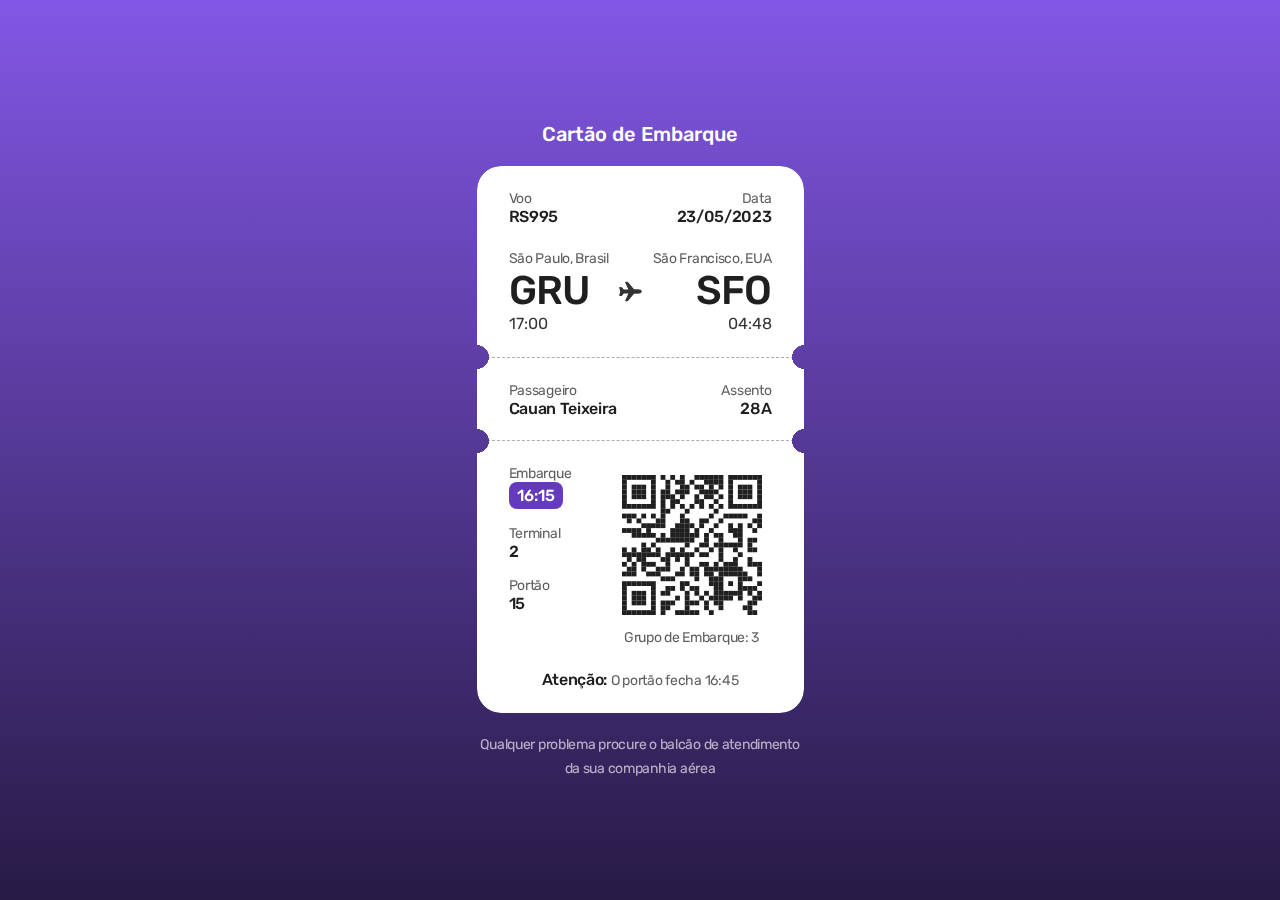
<file: boardingPass/index.html>
<!DOCTYPE html>
<html lang="en">
<head>

    <link rel="preconnect" href="https://fonts.googleapis.com">
    <link rel="preconnect" href="https://fonts.gstatic.com" crossorigin>
    <link href="https://fonts.googleapis.com/css2?family=Rubik:wght@400;500&display=swap" rel="stylesheet">


    <meta charset="UTF-8">
    <meta http-equiv="X-UA-Compatible" content="IE=edge">

    <link rel="stylesheet" href="./index.css">

    <meta name="viewport" content="width=device-width, initial-scale=1.0">
    <title>Cartão de Embarque</title>
</head>
<body>
    <main class="boardTicket">
        <head>
            <h3>Cartão de Embarque</h3>
        </head>

        <div class="flightInfo">
            <header>
                <div class="flightInfoLeft">
                    <p>Voo</p>
                    <strong>RS995</strong>
                </div>
                <div class="flightInfoRight">
                    <p>Data</p>
                    <strong>23/05/2023</strong>
                </div>
            </header>
            <div class="locales">
                <div class="from">
                    <p>São Paulo, Brasil</p>
                    <h1>GRU</h1>
                    <data>17:00</data>
                </div>
                <img src="./assets/airplane.svg" alt="">
                <div class="to">
                    <p>São Francisco, EUA</p>
                    <h1>SFO</h1>
                    <data>04:48</data>
                </div>
            </div>
        </div>
        <div class="passengerInfo">
            <div class="passengerName">
                <p>Passageiro</p>
                <strong>Cauan Teixeira</strong>
            </div>
            <div class="passengerSeat">
                <p>Assento</p>
                <strong>28A</strong>
            </div>
        </div>
        <div class="boardingInfo">
            <div class="flightQRCode">
                <div class="boardingInfoLeft">
                    <div>
                        <p>Embarque</p>
                        <data>16:15</data>
                    </div>
                    <div>
                        <p>Terminal</p>
                        <strong>2</strong>
                    </div>
                    <div>
                        <p>Portão</p>
                        <strong>15</strong>
                    </div>
                </div>
                <div class="boardingInfoRight">
                    <img src="./assets/qrCode.svg" alt="">
                    <div>
                        <p>Grupo de Embarque: 3</p>
                    </div>
                </div>
            </div>
            <div>
                <p><strong>Atenção: </strong>O portão fecha 16:45</p>
            </div>
        </div>

        <footer>
            <span>Qualquer problema procure o balcão de atendimento da sua companhia aérea</span>
        </footer>

    </main>
</body>
</html>
</file>
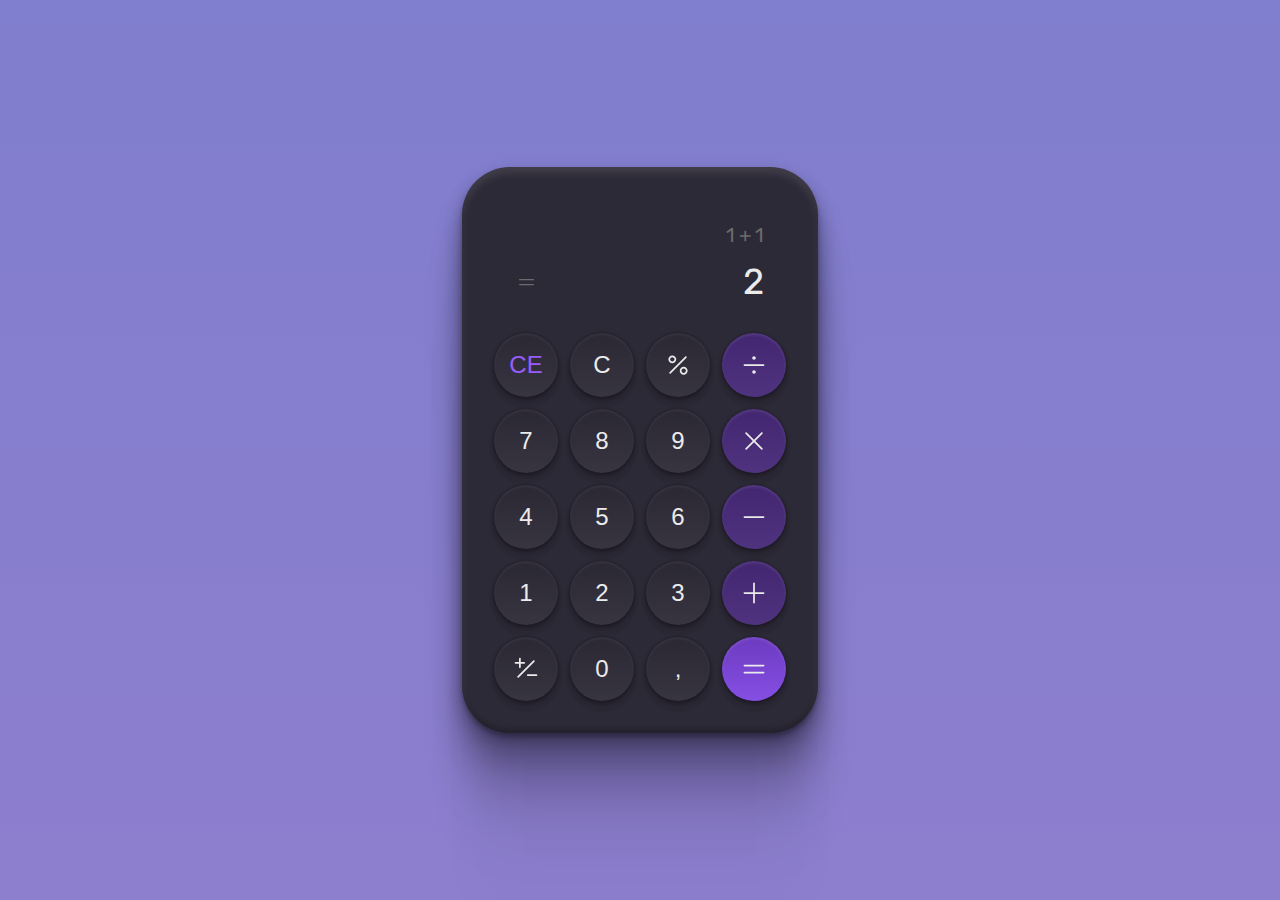
<file: calculator/index.html>
<!DOCTYPE html>
<html lang="en">
<head>
    <meta charset="UTF-8">
    <meta http-equiv="X-UA-Compatible" content="IE=edge">
    <meta name="viewport" content="width=device-width, initial-scale=1.0">

    <link rel="preconnect" href="https://fonts.googleapis.com">
    
    <link rel="preconnect" href="https://fonts.gstatic.com" crossorigin>
    <link href="https://fonts.googleapis.com/css2?family=Rubik&display=swap" rel="stylesheet">

    <link rel="stylesheet" href="./style.css">

    <title>Calculadora</title>
</head>
<body>
    <div class="calculator">
        <div class="display">
            <div class="last-calc">1 + 1</div>
            <div class="result">
                <img src="./assets/equals.svg" alt="sinal de igual">
                <span>2</span>
            </div>
        </div>
        <div class="keyboard">
            <button class="secondary">CE</button>
            <button>C</button>
            <button>
                <img src="./assets/percent.svg" alt="">
            </button>
            <button class="terciary">
                <img src="./assets/divide.svg" alt="sinal de divisão">
            </button>
            <button>7</button>
            <button>8</button>
            <button>9</button>
            <button class="terciary">
                <img src="./assets/multiple.svg" alt="sinal de multiplicação">
            </button>
            <button>4</button>
            <button>5</button>
            <button>6</button>
            <button class="terciary">
                <img src="./assets/minus.svg" alt="sinal de subtração">
            </button>
            <button>1</button>
            <button>2</button>
            <button>3</button>
            <button class="terciary">
                <img src="./assets/plus.svg" alt="sinal de adição">
            </button>
            <button>
                <img src="./assets/plusMinus.svg" alt="sinal de adição e subtração">
            </button>
            <button>0</button>
            <button>,</button>
            <button class="quartiary">
                <img src="./assets/result.svg" alt="sinal de igual">
            </button>
        </div>
    </div>
</body>
</html>
</file>
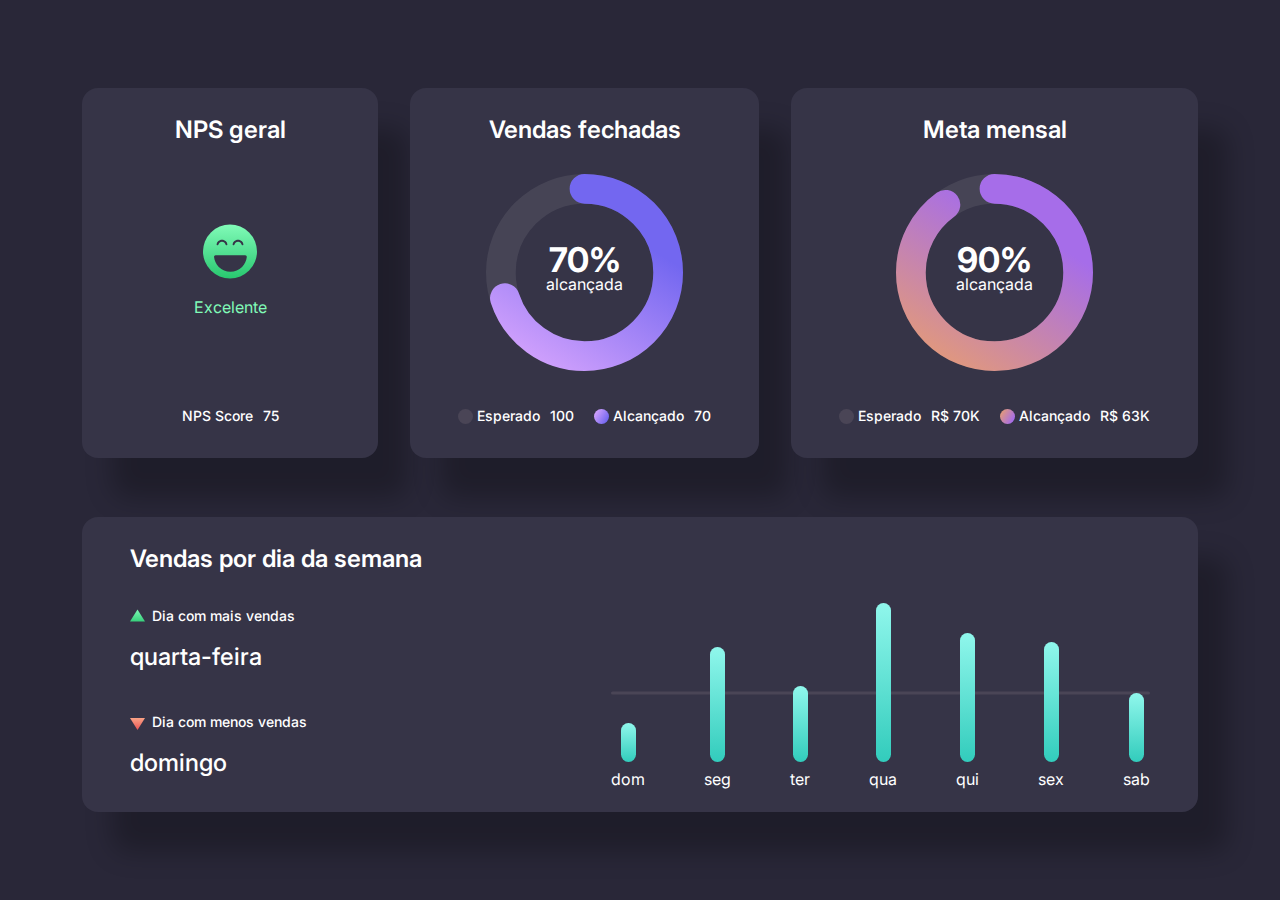
<file: dashboard/index.html>
<!DOCTYPE html>
<html lang="pt_BR">
<head>
    <meta charset="UTF-8">

    <link rel="preconnect" href="https://fonts.googleapis.com">
    <link rel="preconnect" href="https://fonts.gstatic.com" crossorigin>
    <link href="https://fonts.googleapis.com/css2?family=Inter:wght@400;500;600&display=swap" rel="stylesheet">

    <link rel="stylesheet" href="./style.css">

    <meta http-equiv="X-UA-Compatible" content="IE=edge">
    <meta name="viewport" content="width=device-width, initial-scale=1.0">


    <title>Dashboard</title>

</head>
<body>
    <main id="app" class="grid">
        <div class="box nps grid">
            <div class="top text-center">NPS geral</div>
            <div class="middle grid">
                <img src="./assets/statusFace.svg" alt="">
                Excelente
            </div>
            <div class="bottom">
                <span>NPS Score</span>
                <span>75</span>
            </div>
        </div>
        <div class="box sell grid">
            <div class="top text-center">
                Vendas fechadas
            </div>
            <div class="middle">
                <svg viewBox="0 0 232 232" style="--percentage: 70">
                    <circle 
                        cx="50%" cy="50%"
                        r="98.5"
                        opacity="0.1"
                        stroke="#D9D9D9"
                    />
                    <circle 
                        cx="50%" cy="50%"
                        r="98.5"
                        stroke= url(#paint0_linear_201_104)
                    />

                    <defs>
                        <linearGradient id="paint0_linear_201_104" 
                        x1="1.97421e-07" y1="82" x2="154" y2="178" 
                        gradientUnits="userSpaceOnUse">
                        <stop stop-color="#CE9FFC"/>
                        <stop offset="1" stop-color="#7367F0"/>
                        </linearGradient>
                    </defs>
                </svg>
                <div class="content">
                    <h3>70%</h3>
                    <p>alcançada</p>
                </div>
            </div>
            <div class="bottom">
                <div class="item">
                    <span>Esperado</span>
                    <span>100</span>
                </div>
                <div class="item">
                    <span
                    style="--bg-color: 
                    linear-gradient(121.94deg,
                     #CE9FFC 15.98%,
                     #7367F0 82.85%);"
                    >Alcançado</span>
                    <span>70</span>
                </div>
            </div>
        </div>
        <div class="box target grid">
            <div class="top text-center">
                Meta mensal
            </div>
            <div class="middle">
                <svg viewBox="0 0 232 232" style="--percentage: 90">
                    <circle 
                        cx="50%" cy="50%"
                        r="98.5"
                        opacity="0.1"
                        stroke="#D9D9D9"
                    />
                    <circle 
                        cx="50%" cy="50%"
                        r="98.5"
                        stroke= url(#paint0_linear_201_105)
                    />

                    <defs>
                        <linearGradient id="paint0_linear_201_105" 
                        x1="0.5" y1="82" x2="154.842" y2="178.702" 
                        gradientUnits="userSpaceOnUse">
                        <stop stop-color="#DF9780"/>
                        <stop offset="1" stop-color="#A66DE9"/>
                        </linearGradient>
                    </defs>
                </svg>
                <div class="content">
                    <h3>90%</h3>
                    <p>alcançada</p>
                </div>
            </div>
            <div class="bottom">
                <div class="item">
                    <span>Esperado</span>
                    <span>R$ 70K</span>
                </div>
                <div class="item">
                    <span 
                    style="--bg-color:
                    linear-gradient(121.94deg, 
                    #DF9780 15.98%, 
                    #A66DE9 82.85%);">Alcançado</span>
                    <span>R$ 63K</span>
                </div>
            </div>
        </div>
        <div class="box weekly-sell grid">
            <div class="top">Vendas por dia da semana</div>
            <div class="wrapper">
                <div class="left grid">
                    <div class="most-sell grid">
                        <span>Dia com mais vendas</span>
                        quarta-feira
                    </div>
                    <div class="less-sell grid">
                        <span>Dia com menos vendas</span>
                        domingo
                    </div>
                </div>
                <div class="right">
                    <div class="bars">
                        <div class="bar-wrapper">
                            <div class="bar" style="--height: 3.9rem"></div>
                            <span>dom</span>
                        </div>
                        <div class="bar-wrapper">
                            <div class="bar" style="--height: 11.5rem"></div>
                            <span>seg</span>
                        </div>
                        <div class="bar-wrapper">
                            <div class="bar" style="--height: 7.6rem"></div>
                            <span>ter</span>
                        </div>
                        <div class="bar-wrapper">
                            <div class="bar" style="--height: 15.9rem"></div>
                            <span>qua</span>
                        </div>
                        <div class="bar-wrapper">
                            <div class="bar" style="--height: 12.9rem"></div>
                            <span>qui</span>
                        </div>
                        <div class="bar-wrapper">
                            <div class="bar" style="--height: 12rem"></div>
                            <span>sex</span>
                        </div>
                        <div class="bar-wrapper">
                            <div class="bar" style="--height: 6.9rem"></div>
                            <span>sab</span>
                        </div>
                    </div>
                </div>
            </div>
        </div>
    </main>
</body>
</html>
</file>
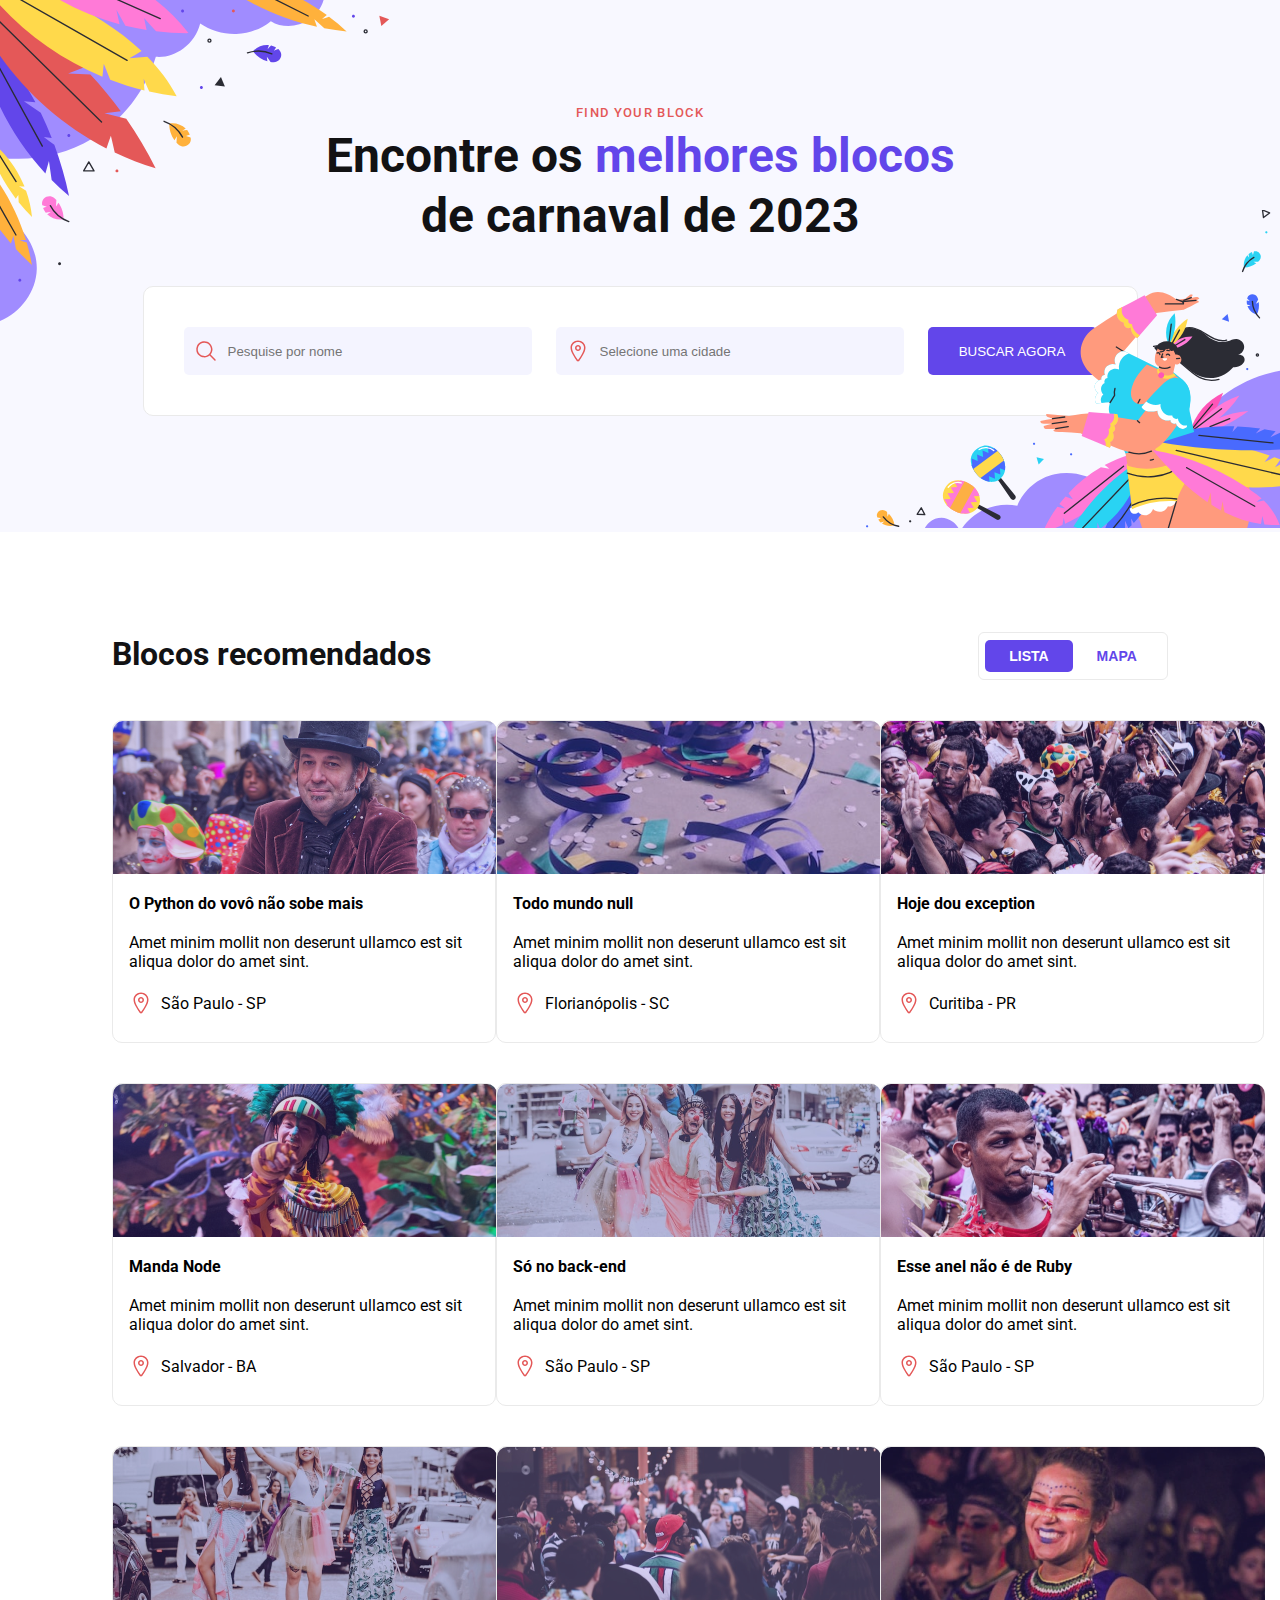
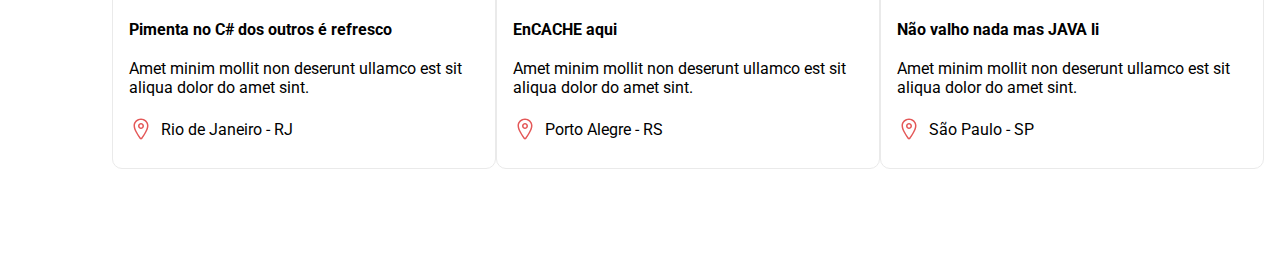
<file: findYourBlock/main.html>
<!DOCTYPE html>
<html lang="pt_BR">
<head>
    <meta charset="UTF-8">

    <link rel="preconnect" href="https://fonts.googleapis.com">

    <link rel="preconnect" href="https://fonts.gstatic.com" crossorigin>
    <link href="https://fonts.googleapis.com/css2?family=Roboto:wght@400;700&display=swap" rel="stylesheet">


    <meta http-equiv="X-UA-Compatible" content="IE=edge">
    <meta name="viewport" content="width=device-width, initial-scale=1.0">


    <title>Find Your Block</title>

    <link rel="stylesheet" href="./style.css">
</head>
<body>
    <header>
        <div id="heroLeft">
            <img src="./assets/heroLeft.svg" alt="">
        </div>
        <div class="heroContent">
            <div class="header-text-content">
                <h5>FIND YOUR BLOCK</h5>
                <h1>Encontre os <span>melhores blocos</span>
                <h1>de carnaval de 2023</h1>
            </div>
            <div class="headerInput">
                <div>
                    <img src="./assets/search.svg" alt="">
                    <input type="text" placeholder="Pesquise por nome">
                </div>
                <div>
                    <img src="./assets/location.svg" alt="">
                    <input type="drop-down" placeholder="Selecione uma cidade">
                </div>
                    <button>BUSCAR AGORA</button>
            </div>
        </div>
        <div id="heroRight">
            <img src="./assets/heroRight.svg" alt="">
        </div>
    </header>

    <main>
        <div class="title">
            <h3>Blocos recomendados</h3>
            <div class="switcher">
                <button class="btn1">LISTA</button>
                <button class="btn2">MAPA</button>
            </div>
        </div>

        <div class="cardsContent">
            <div class="cardContent">
                <img src="./assets/cardsImages/image-01.png" alt="">
                <div class="cardContentText">
                    <h4>O Python do vovô não sobe mais</h4>
                    <span>
                        Amet minim mollit non deserunt ullamco est sit aliqua dolor do amet sint.
                    </span>
                    <div class="cardLocation">
                        <img src="./assets/location.svg" alt="">
                        <span>São Paulo - SP</span>
                    </div>
                </div>
            </div>
            <div class="cardContent">
                <img src="./assets/cardsImages/image-02.png" alt="">
                <div class="cardContentText">
                    <h4>Todo mundo null</h4>
                    <span>
                        Amet minim mollit non deserunt ullamco est sit aliqua dolor do amet sint.
                    </span>
                    <div class="cardLocation">
                        <img src="./assets/location.svg" alt="">
                        <span>Florianópolis - SC</span>
                    </div>
                </div>
            </div>
            <div class="cardContent">
                <img src="./assets/cardsImages/image-03.png" alt="">
                <div class="cardContentText">
                    <h4>Hoje dou exception</h4>
                    <span>
                        Amet minim mollit non deserunt ullamco est sit aliqua dolor do amet sint.
                    </span>
                    <div class="cardLocation">
                        <img src="./assets/location.svg" alt="">
                        <span>Curitiba - PR</span>
                    </div>
                </div>
            </div>
        </div>

        <div class="cardsContent">
            <div class="cardContent">
                <img src="./assets/cardsImages/image-04.png" alt="">
                <div class="cardContentText">
                    <h4>Manda Node</h4>
                    <span>
                        Amet minim mollit non deserunt ullamco est sit aliqua dolor do amet sint.
                    </span>
                    <div class="cardLocation">
                        <img src="./assets/location.svg" alt="">
                        <span>Salvador - BA</span>
                    </div>
                </div>
            </div>
            <div class="cardContent">
                <img src="./assets/cardsImages/image-05.png" alt="">
                <div class="cardContentText">
                    <h4>Só no back-end</h4>
                    <span>
                        Amet minim mollit non deserunt ullamco est sit aliqua dolor do amet sint.
                    </span>
                    <div class="cardLocation">
                        <img src="./assets/location.svg" alt="">
                        <span>São Paulo - SP</span>
                    </div>
                </div>
                
            </div>
            <div class="cardContent">
                <img src="./assets/cardsImages/image-06.png" alt="">
                <div class="cardContentText">
                    <h4>Esse anel não é de Ruby</h4>
                    <span>
                        Amet minim mollit non deserunt ullamco est sit aliqua dolor do amet sint.
                    </span>
                    <div class="cardLocation">
                        <img src="./assets/location.svg" alt="">
                        <span>São Paulo - SP</span>
                    </div>
                </div>
                
            </div>
        </div>

        <div class="cardsContent">
            <div class="cardContent">
                <img src="./assets/cardsImages/image-07.png" alt="">
                <div class="cardContentText">
                    <h4>Pimenta no C# dos outros é refresco</h4>
                    <span>
                        Amet minim mollit non deserunt ullamco est sit aliqua dolor do amet sint.
                    </span>
                    <div class="cardLocation">
                        <img src="./assets/location.svg" alt="">
                        <span>Rio de Janeiro - RJ</span>
                    </div>
                </div>
            </div>
            <div class="cardContent">
                <img src="./assets/cardsImages/image-08.png" alt="">
                <div class="cardContentText">
                    <h4>EnCACHE aqui</h4>
                    <span>
                        Amet minim mollit non deserunt ullamco est sit aliqua dolor do amet sint.
                    </span>
                    <div class="cardLocation">
                        <img src="./assets/location.svg" alt="">
                        <span>Porto Alegre - RS</span>
                    </div>
                </div>
            </div>
            <div class="cardContent">
                <img src="./assets/cardsImages/image-09.png" alt="">
                <div class="cardContentText">
                    <h4>Não valho nada mas JAVA li</h4>
                    <span>
                        Amet minim mollit non deserunt ullamco est sit aliqua dolor do amet sint.
                    </span>
                    <div class="cardLocation">
                        <img src="./assets/location.svg" alt="">
                        <span>São Paulo - SP</span>
                    </div>
                </div>
            </div>
        </div>
    </main>
</body>
</html>
</file>
<file: boardingPass/index.css>
* {
    padding: 0;
    margin: 0;
    box-sizing: border-box;
    -webkit-font-smoothing: subpixel-antialiased;
    -moz-osx-font-smoothing: grayscale;
}

body {
    width: 100vw;
    height: 100vh;

    background-image: linear-gradient(
        to bottom, 
        #8257E5 0%, 
        #271A45 100%
    );

    display: grid;
    place-content: center;
    text-align: center;

    font-family: 'Rubik', sans-serif;
}

h3 {
    font-weight: 500;
    font-size: 20px;
    line-height: 24px;
    color: #fff;
}

main {
    width: 327px;
    height: 656px;
}

.flightInfo {

    width: 327px;
    height: 191px;

    background: #FFFFFF;

    margin-top: 20px;
    padding-top: 24px;
    padding-inline: 32px;

    --mask: radial-gradient(12px at 12px 100%, transparent 98%, #fff) -12px;
    -webkit-mask: var(--mask);
    mask: var(--mask);

    border-top-right-radius: 24px;
    border-top-left-radius: 24px;



}

.flightInfo header {
    display:flex;
    align-items: center;
    justify-content: space-between;

    gap: 2.5rem;
}


.boardTicket  p {
    font-weight: 400;
    font-size: 14px;
    line-height: 17px;
    letter-spacing: -0.02em;
    color: rgba(0, 0, 0, 0.64);
}

.boardTicket strong {
    font-weight: 500;
    font-size: 16px;
    line-height: 19px;
    letter-spacing: -0.02em;
    color: rgba(0, 0, 0, 0.88);
}


.flightInfoRight {
    text-align: right;
}

.flightInfoLeft {
    text-align: left;
}

.locales {
    margin-top: 24px;
    display: flex;
    align-items: center;
    justify-content: space-between;
}


.locales h1 {
    font-weight: 500;
    font-size: 40px;
    line-height: 47px;
    letter-spacing: -0.02em;

    color: rgba(0, 0, 0, 0.88);
}

.locales data {
    font-weight: 400;
    font-size: 16px;
    line-height: 19px;
   
    color: rgba(0, 0, 0, 0.8);
}

.from {
    text-align: left;
}

.to {
    text-align: right;
}



.passengerInfo {
    width: 327px;
    height: 84px;

    background: #FFFFFF;

    display: flex;
    justify-content: space-between;;

    padding-top: 24px;
    padding-inline: 32px;

    --mask: radial-gradient(12px at 12px 12px, transparent 98%, #fff) -12px -12px;
    -webkit-mask: var(--mask);
    mask: var(--mask);

    border: 1px dashed rgba(0, 0, 0, 0.32);
    border-left: 0;
    border-right: 0;


}

.passengerName {
    text-align: left;
}

.passengerSeat {
    text-align: right;
}

.boardingInfo {
    width: 327px;
    heigth: 267px;

    background: #FFFFFF;

    padding: 24px 32px;

    border-bottom-left-radius: 24px;
    border-bottom-right-radius: 24px;

    --mask: radial-gradient(12px at 12px 0, transparent 98%, #fff) -12px;
    -webkit-mask: var(--mask);
    mask: var(--mask);

    display: flex;
    flex-direction: column;

    gap: 24px;
}

.flightQRCode {
    display: flex;,
    align-items: center;
    justify-content: space-between;
}

.boardingInfoLeft data{
    display: inline-block;
    color: #FFFFFF;
    font-weight: 500;
    line-height: 19px;
    background: #633bbc;
    border-radius: 8px;
    padding: 4px 8px;
}

.boardingInfoLeft {
    display: flex;
    flex-direction: column;
    gap: 16px;
    text-align: left;
}



footer {
    padding-top: 20px;
    font-weight: 400;
    font-size: 14px;
    line-height: 24px;
    color: #fff;
    opacity: 0.64;
    letter-spacing: -0.02em;
}
</file>
<file: calculator/style.css>
* {
    margin: 0;
    padding: 0;
    box-sizing: border-box;
    -webkit-font-smoothing: subpixel-antialiased;
    -moz-osx-font-smoothing: grayscale;
}

body {
    height: 100vh;
    width: 100vw;
    background: linear-gradient(180deg, #807ece 0%, #8e7ece 100%);

    display: grid;
    place-content: center;
}

body {
    font-family: 'Rubik';
    letter-spacing: -0.02em;
}

.calculator {

    width: 356px;
    height: 566px;

    background: #2D2A37;
    box-shadow: 0px 4px 4px rgba(0, 0, 0, 0.25), 
                0px 188px 52px rgba(0, 0, 0, 0.01), 
                0px 120px 48px rgba(0, 0, 0, 0.04), 
                0px 68px 41px rgba(0, 0, 0, 0.15), 
                0px 30px 30px rgba(0, 0, 0, 0.26), 
                0px 8px 17px rgba(0, 0, 0, 0.29), 
                inset 0px 6px 8px rgba(255, 255, 255, 0.1), 
                inset 0px -4px 5px rgba(0, 0, 0, 0.22);
    border-radius: 48px;
}

.display {
    margin-top: 54px;
    padding-inline: 54px;
}

.last-calc {
    text-align: right;
    font-size: 20px;
    line-height: 140%;
    color: #6b6b6b
}

.result {
    margin-top: 8px;
    display: flex;
    justify-content: space-between;
}

.result span {
    font-size: 36px;
    line-height: 140%;
    color: #ebebeb
}

.keyboard {
    margin-top: 26px;
    margin-inline: 32px;

    display: grid;
    grid-template-columns: repeat(4, 1fr);
    gap: 12px;
}

button {
    border: 0;
    width: 64px;
    height: 64px;

    display: flex;
    align-items: center;
    justify-content: center;

    background: linear-gradient(
        180deg, 
        rgba(0, 0, 0, 0.05) 0%, 
        rgba(255, 255, 255, 0.05) 100%), #2D2A37;
    box-shadow: 0px 11px 7px rgba(0, 0, 0, 0.01), 
                0px 7px 7px rgba(0, 0, 0, 0.04), 
                0px 4px 6px rgba(0, 0, 0, 0.1), 
                0px 2px 4px rgba(0, 0, 0, 0.26), 
                0px 0px 2px rgba(0, 0, 0, 0.29), 
                inset 0px 2px 3px rgba(255, 255, 255, 0.06);
    border-radius: 999px;

    font-size: 24px;
    line-height: 28px;
    color: #ebebeb;
}

.secondary {
    color: #975dfa;
}

.terciary {
    background: linear-gradient(
        180deg, rgba(0, 0, 0, 0.05) 0.01%, 
        rgba(255, 255, 255, 0.05) 100%), #462878;
    box-shadow: 0px 11px 7px rgba(0, 0, 0, 0.01), 
                0px 7px 7px rgba(0, 0, 0, 0.04), 
                0px 4px 6px rgba(0, 0, 0, 0.1), 
                0px 2px 4px rgba(0, 0, 0, 0.26), 
                0px 0px 2px rgba(0, 0, 0, 0.29), 
                inset 0px 2px 3px rgba(255, 255, 255, 0.1);
}

.quartiary {
    color: #ebebeb;
    background: linear-gradient(
        180deg, rgba(0, 0, 0, 0.15) 0%, 
        rgba(255, 255, 255, 0.05) 100%), #7F45E2;
    box-shadow: 0px 11px 7px rgba(0, 0, 0, 0.01), 
                0px 7px 7px rgba(0, 0, 0, 0.04), 
                0px 4px 6px rgba(0, 0, 0, 0.1), 
                0px 2px 4px rgba(0, 0, 0, 0.26), 
                0px 0px 2px rgba(0, 0, 0, 0.29), 
                inset 0px 2px 3px rgba(255, 255, 255, 0.1);
}
</file>
<file: dashboard/style.css>
* {
    margin: 0;
    padding: 0;
    box-sizing: border-box;
    -webkit-font-smoothing: antialiased;
    -moz-osx-font-smoothing: grayscale;
  }

  :root {
    font-size: 62.5%; // 1rem = 10px
  }

  body {
    font-family: "Inter", sans-serif;
    font-size: 1.6rem;
    background: #292738;
  }

.grid {
    display: grid;
}

.text-center {
    text-align: center;
}


#app {
    column-gap: 3.2rem;
    row-gap: 5.9rem;

    width: fit-content;
    height: fit-content;
    
    min-height: 100vh;
    margin: auto;

    padding: 11.2rem 12.3rem;
    place-content: center;
    padding: 3.2rem;
}

.box {
    
    padding: 2.9rem 4.8rem;

    background: #363447;
    box-shadow: 3rem 4rem 2.6rem rgba(0, 0, 0, 0.25);
    border-radius: 1.6rem;

    color: white;

    line-height: 160%;

    gap: 3.2rem;
   
}

.top {
    font-weight: 600;
    font-size: 2.4rem;
}

.middle {
    display: grid;
    place-content: center;
    position: relative;
}

.middle .content {
    position: absolute;
    top: 50%;
    left: 50%;
    transform: translate(-50%, -50%);
    text-align: center;
}

.content h3 {
    font-size: 3.4rem;
}

.bottom {
    display: flex;
    gap: 2rem;
    justify-content: center;
    margin-top: auto;
    font-weight: 500;
    font-size: 1.4rem;
}

.bottom .item span:nth-child(1){
    display: flex;
    align-items: center;
    gap: 0.4rem;
}

.bottom .item span {
    --bg-color: #4A4556;
}

.bottom .item span:first-child::before {
    content: "";
    width: 1.5rem;
    height: 1.5rem;
    display: block;
    background: var(--bg-color);
    border-radius: 999px;
}

.bottom .item {
    display: flex;
    gap: 1rem;
}
  
.nps {
    gap: 3.2rem;
}

.nps .middle {
    height: 19.7rem;
    place-content: center;
    justify-items: center;
    gap: 1.6rem;
    color: #81FBB8;
}

.nps .bottom {
    gap: 1rem;
}

svg {
    --percentage: 0;
    width: 19.7rem;
    height: 19.7rem;
    transform: rotate(-90deg);
}

svg circle {
    stroke-dasharray: 618;
    stroke-dashoffset: 618;
    stroke-width: 35;
    fill: none;

}

svg circle:nth-child(1){
    stroke-dashoffset: 0;
}

svg circle:nth-child(2){
    stroke-dashoffset: calc(618 - (618 * var(--percentage))/100);
    stroke-linecap: round;

    animation: progress 1s ease-in-out;
}

@keyframes progress {
    0% {
        stroke-dasharray: 618;
        stroke-dashoffset: 618;
    }
}

.weekly-sell {
    gap: 3.2rem;
}

.weekly-sell .wrapper {
    display: flex;
    flex-direction: column;
    gap: 3.2rem;
}

.weekly-sell .left {
    gap: 3.2rem;
    grid-auto-flow: column;
}

.weekly-sell .left, 
.weekly-sell .right {
    flex: 1;
}

.left .grid {
    gap: 0.8rem;
    font-weight: 500;
    font-size: 2.4rem;
}

.left .grid span {
    font-size: 1.4rem;
    display: flex;
    gap: 0.7rem;
}

.left .grid span::before {
    content: "";
    width: 1.5rem;
    height: 1.5rem;
    display: block;
    clip-path: polygon(50% 0%, 0% 80%, 100% 80%);
    margin-top: 0.6rem;
}

.left .most-sell span::before {
    background: linear-gradient(180deg, #81FBB8 0%, #28C76F 100%);
}

.left .less-sell span::before {
    background: linear-gradient(180deg, #EA5455 0%, #FEB692 100%);
    transform: matrix(1, 0, 0, -1, 0, 0);
}

.bars {
    display: flex;
    gap: calc(3vw + 1rem);
    align-items: flex-end;
    position: relative;
}

.bars::before {
    content: "";
    display: block;
    height: 0.3rem;
    width: 100%;
    background-color: #4A4556;
    border-radius: 999px;
    position: absolute;
    top: 50%;
    transform: translateY(-50%);
    z-index: 0;
}

.bar-wrapper {
    display: grid;
    grid-template-rows: 15.9rem 1.6rem;
    justify-items: center;
    gap: 0.5rem;
    z-index: 1;
}

.bar {
    width: 1.5rem;
    background: linear-gradient(180deg, #90F7EC 0%, #32CCBC 100%);
    border-radius: 999px;
    align-self: end;
    height: var(--height);

    animation: up 1.4s;
}

@keyframes up {
    0% {
        height: 0;
    }
}

@media (min-width: 1200px) {
    #app {
        grid-template-columns: 29.6rem 
    max-content max-content;
    grid-template-rows: max-content;

    }

    .box:nth-child(4) {
        grid-column: 1/4;
    }
    
    .weekly-sell .wrapper {
        flex-direction: row;
    }
    
    .weekly-sell .left {
        gap: 3.2rem;
        grid-auto-flow: initial;
    }

    .bars {
        gap: 5.9rem;
    }
    
}
</file>
<file: findYourBlock/style.css>
* {
    margin: 0;
    padding: 0;
    box-sizing: border-box;
    -webkit-font-smoothing: antialiased;
    -moz-osx-font-smoothing: grayscale;
  }

  :root {
    font-size: 62.5%; // 1rem = 10px
  }
  
  body {
    font-family: "Roboto", sans-serif;
    font-size: 1.6rem;
  }

  header {
    height: 53.2rem;
    background-color: #F8F8FF;
    padding: 10rem 22rem;
    position: relative;
  }

  .heroContent {
    display: flex;
    flex-direction: column;
    align-items: center;
    justify-content: center;
  }

  .headerInput {
    background: #FFFFFF;
    border: 1px solid #EAEAEA;
    border-radius: 1rem;
    padding: 4rem;
    margin-top: 4rem;

    display: flex;
    align-items: center;
    justify-content: center;
    gap: 2.4rem;
  }

  .header-text-content {
    display: flex;
    flex-direction: column;
    align-items: center;
    justify-content: center;
    width: 64.7rem;
  }

  h1 {
    font-weight: 700;
    font-size: 48px;
    line-height: 6rem;

    color: #121214;
  }

  h1 span {
    color: #6246EA;
  }

  h5 {
    color: #E45858;
    font-weight: 500;
    letter-spacing: 0.1em;
    line-height: 2.6rem;
  }

  #heroLeft {
    position: absolute;
    top: 0;
    left: 0;
  }

  #heroRight {
    position: absolute;
    bottom: 0;
    right: 0;
  }

  .headerInput div {
    width: 34.8rem;
    height: 4.8rem;

    display: flex;
    align-items: center;
    gap: 1rem;

    padding: 1rem;

    background: #F4F4FF;
    border-radius: 0.5rem;
    border: 0;

    color: #7C7C8A;

  }

  .headerInput input {
    width: 100%;
    border: 0;
    background: #F4F4FF;
  }

  .headerInput input:focus {
    outline: none;
  }

  .headerInput button {
    width: 16.9rem;
    height: 4.8rem;

    background: #6246EA;
    border-radius: 0.5rem;
    border: 0;

    color: #FFFFFF;
    cursor: pointer;
  }

  main {
    padding: 10rem 11.2rem;
  }

  h3 {
    font-weight: 700;
    font-size: 32px;
    line-height: 4.5rem;
    color: #121214;
  }

  .title {
    width: 100%;
    display: flex;
    justify-content: space-between;
  }

  .switcher {
    width: 19rem;
    height: 4.8rem;

    display: flex;
    align-items: center;
    justify-content: center;

    border: 1px solid #EAEAEA;
    border-radius: 6px;

    background: #FFFF;
  }

  main button {
    padding: 0.4rem 2.4rem;
    font-weight: 700;
    font-size: 14px;
    line-height: 24px;
    border-radius: 5px;
    border: 0;
    cursor: pointer;
  }

  .btn1 {
    color: #FFFF;
    background: #6246EA;
  }

  .btn2 {
    color: #6246EA;
    background: #FFFF;
  }

  .cardsContent {
    display: flex;
    align-items: center;
    justify-content: space-between;

    margin-top: 4rem;

  }

 .cardContent {
    width: 38.4rem;
    height: 32.3rem;


    background: #FFFFFF;
    border: 1px solid #EAEAEA;
    border-radius: 1rem;
  }

  .cardContentText {
    display: flex;
    flex-direction: column;
    justify-content: space-between;

    gap: 2rem;

    padding: 1.6rem 0.4rem 1.6rem 1.6rem;
  }

  .cardsContent div img {
    border-radius: 1rem 1rem 0 0;
  }

  .cardLocation {
    display: flex;
    align-items: center;
    gap: 0.8rem;
  }

  .cardLocation img {
    width: 2.4rem;
    height: 2.4rem;
  }
</file>
